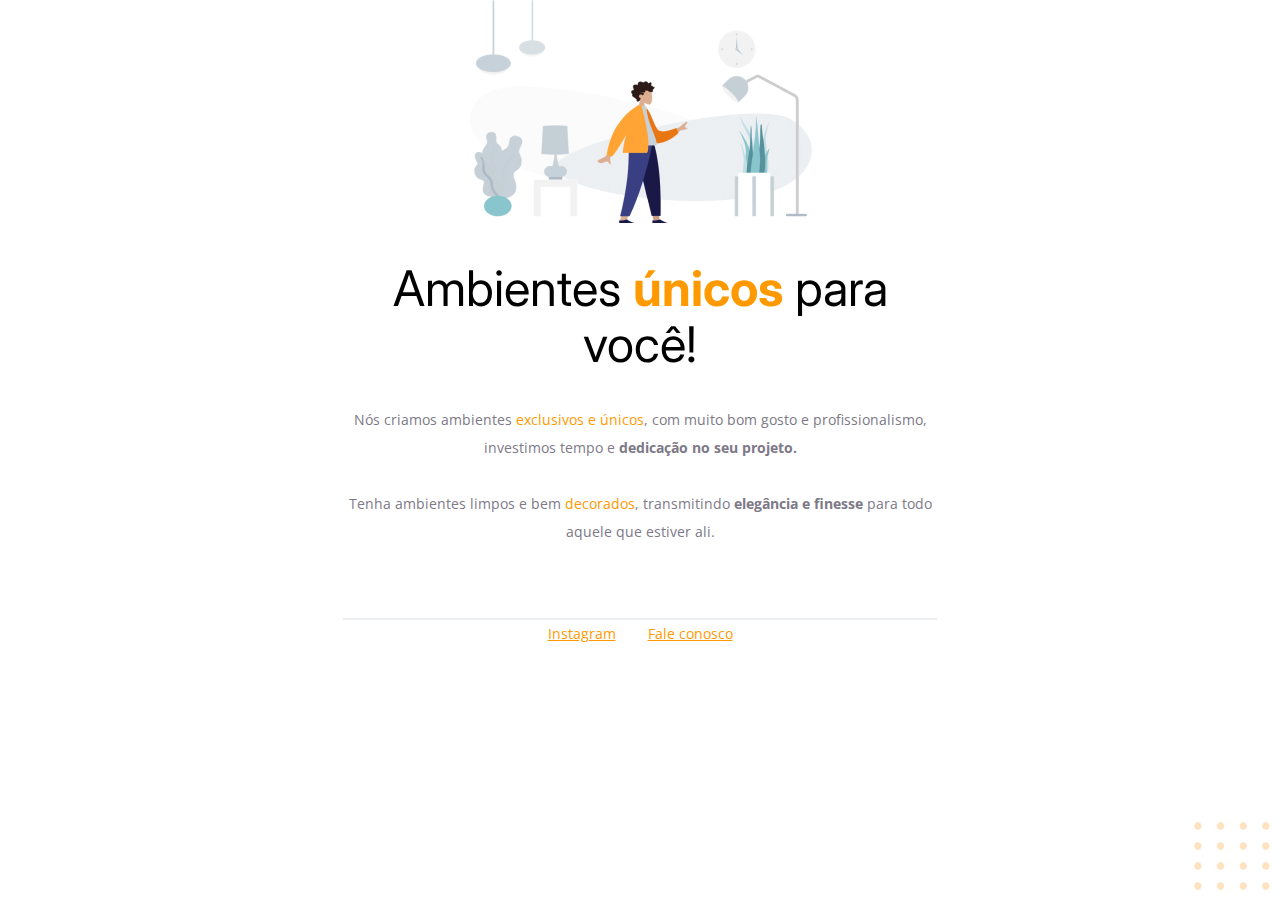
<file: Codigo do desafio - Fase 01/index.html>
<!-- Instrução que define o tipo do documento. -->
<!DOCTYPE html>
<html lang="pt-br">
  <!-- Tag <head> contém as instruções para a página -->
  <head>
    <link rel="preconnect" href="https://fonts.googleapis.com" />
    <link rel="preconnect" href="https://fonts.gstatic.com" crossorigin />
    <meta charset="UTF-8" />
    <meta name="viewport" content="width=device-width, initial-scale=1.0" />
    <title>Móveis customizados</title>

    <link
      href="https://fonts.googleapis.com/css2?family=Inter:wght@400;700&family=Open+Sans:wght@400;700&display=swap"
      rel="stylesheet"
    />

    <link rel="stylesheet" href="style.css" />
  </head>

  <!-- Tag <body> é o corpo do documento, onde tem as informações que serão mostradas. -->
  <body>
    <div id="hero">
      <img
        src="images/img1.jpg"
        alt="Desenho de uma pessoa vestindo uma camisa amarela em uma sala com Móveis"
      />
      <h1>Ambientes <span>únicos</span> para você!</h1>
      <p>
        Nós criamos ambientes <span>exclusivos e únicos</span>, 
        com muito bom gosto e profissionalismo, investimos tempo e
        <strong>dedicação no seu projeto.</strong>

        <br />
        <br />

        Tenha ambientes limpos e bem <span>decorados</span>, transmitindo
        <strong>elegância e finesse</strong>
        para todo aquele que estiver ali.
      </p>
    </div>

    

    <div id="footer">
      <div class="line"></div>
      <a target="_blank" href="https://instagram.com/moveisparavoce"
        >Instagram</a
      >
      <a href="mailto:contato@moveisparavoce.com">Fale conosco</a>
    </div>

    <img
      id="balls"
      src="images/balls.svg"
      alt="Bolinhas alaranjadas no canto inferior direito da tela"
    />
  </body>
</html>
</file>
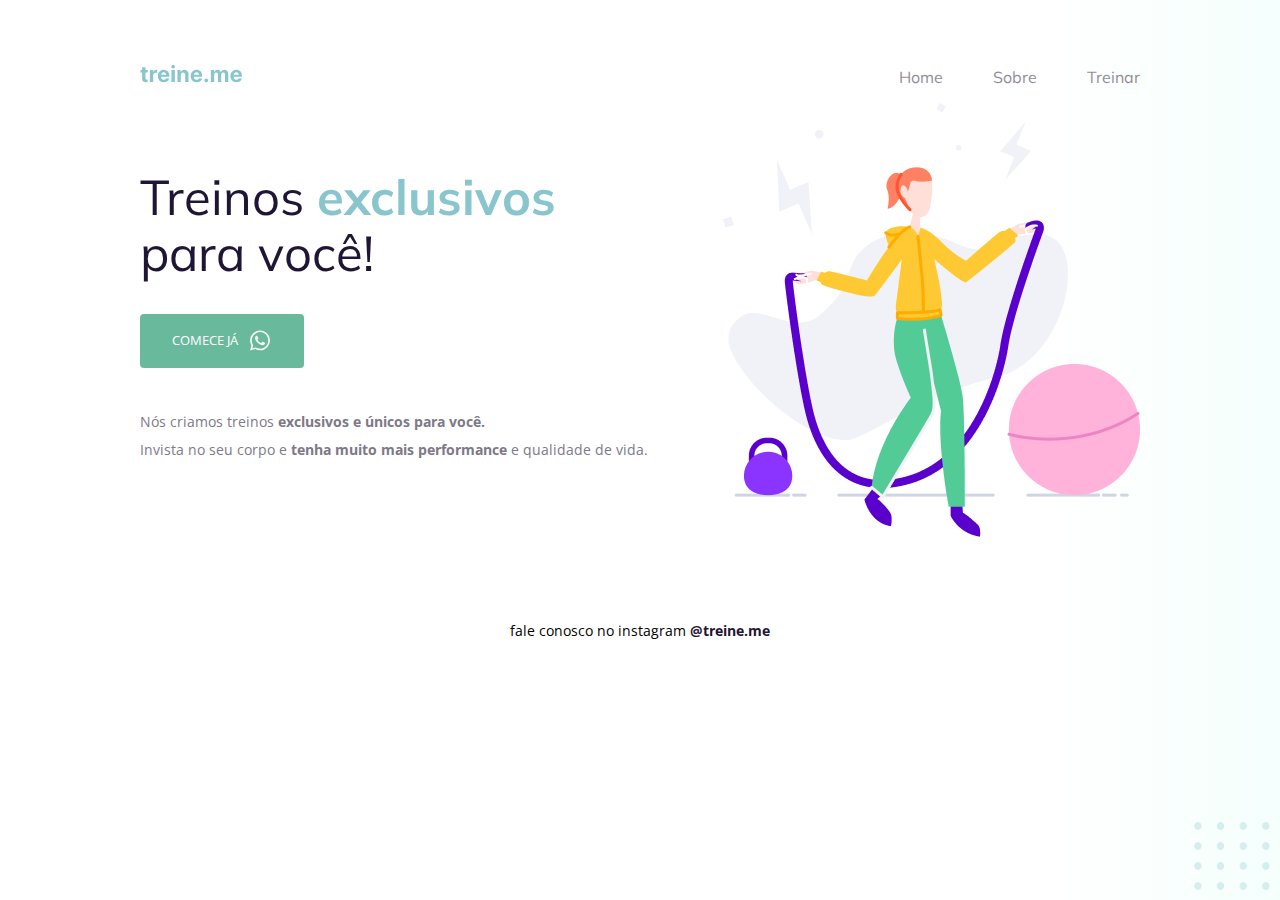
<file: Código do desafio - Fase 02/index.html>
<!DOCTYPE html>
<html lang="pt-br">
  <head>
    <link rel="preconnect" href="https://fonts.googleapis.com">
    <link rel="preconnect" href="https://fonts.gstatic.com" crossorigin>

    <meta charset="UTF-8" />
    <meta name="viewport" content="width=device-width, initial-scale=1.0" />
    <title>Treine me</title>

    <link href="https://fonts.googleapis.com/css2?family=Mulish:wght@400;700&family=Open+Sans:wght@400;700&display=swap" rel="stylesheet">

    <link rel="stylesheet" href="style.css">

  </head>
  <body>
    <div class="page">
      <nav>
          <a id="logo" href="#">
            <img src="images/logo.svg" alt="Treine.me" />
          </a>
          <ul>
            <li><a href="#"><span>Home</span></a></li>
            <li><a href="#">Sobre</a></li>
            <li><a href="#">Treinar</a></li>
          </ul>
      </nav>
      
      <main>
          <section>
            <h1>Treinos <span>exclusivos</span> para você!</h1>
            <button>
              Comece já
              <img src="images/whats.svg" alt="Ícone do whatsapp">
                
            </button>

            <p>
              Nós criamos treinos <strong>exclusivos e únicos para você.</strong></br>
              Invista no seu corpo e <strong>tenha muito mais performance</strong> e qualidade de vida.
            </p>

          </section>
          <img src="images/img.png" alt="Desenho de uma mulher pulando corta numa academia.">

      </main>

      <footer>
          fale conosco no instagram <a href="https://instagram.com/treineme" target="_blank">@treine.me</a>
      </footer>
    </div>

    <img id="balls" src="images/balls.svg" alt="Bolinhas decorativas verdes no canto inferior direito da página.">

  </body>
</html>
</file>
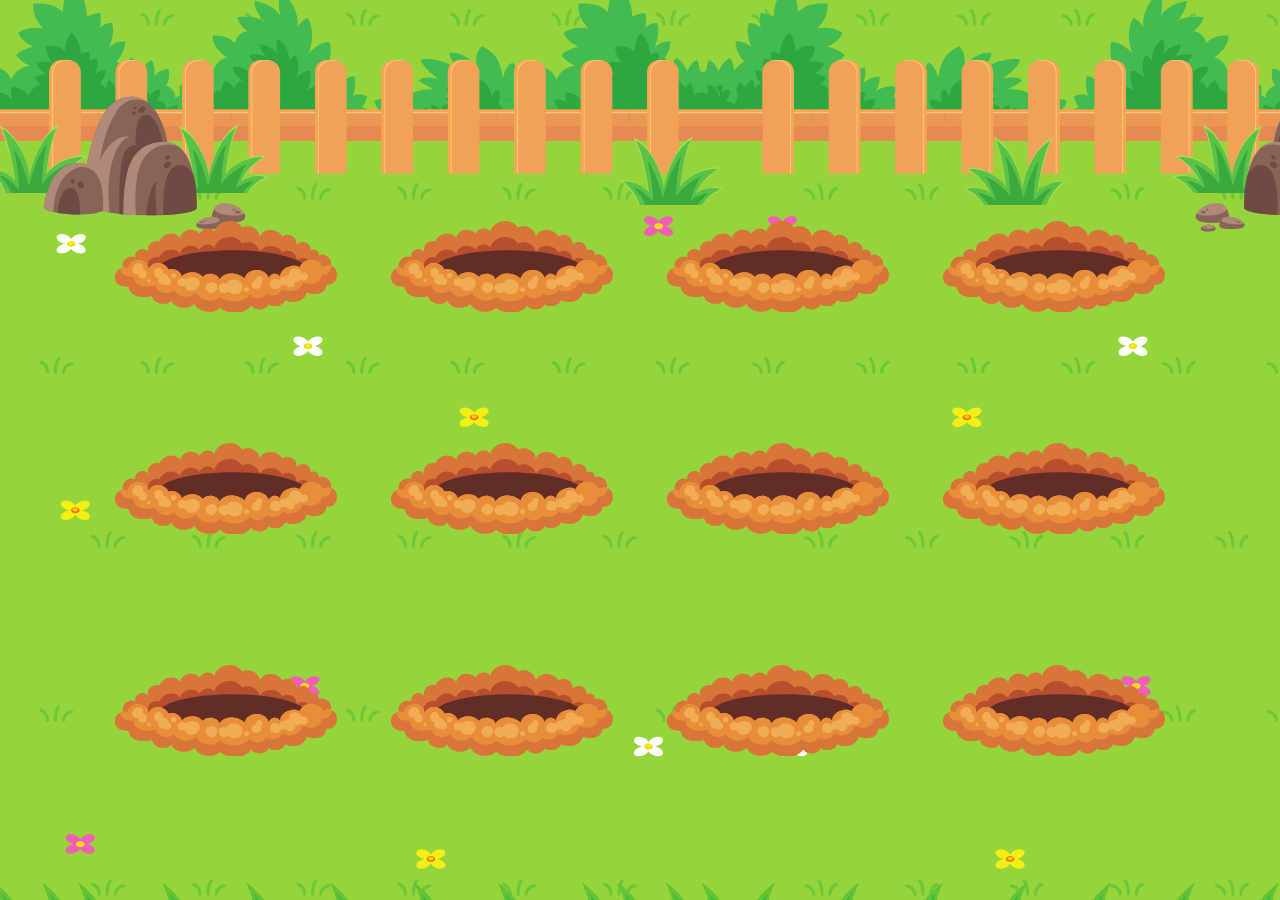
<file: Jardim das toupeiras/index.html>
<!DOCTYPE html>
<html lang="pt-br">
  <head>
    <meta charset="UTF-8" />
    <meta name="viewport" content="width=device-width, initial-scale=1.0" />
    <title>Jardim das Toupeiras</title>

    <link rel="stylesheet" href="style.css" />
  </head>
  <body>
    <div class="container">
      <div class="wrapper">
        <div></div>
        <div></div>
        <div></div>
        <div></div>
        <div></div>
        <div></div>
        <div></div>
        <div></div>
        <div></div>
        <div></div>
        <div></div>
        <div></div>
      </div>
    </div>
  </body>
</html>
</file>
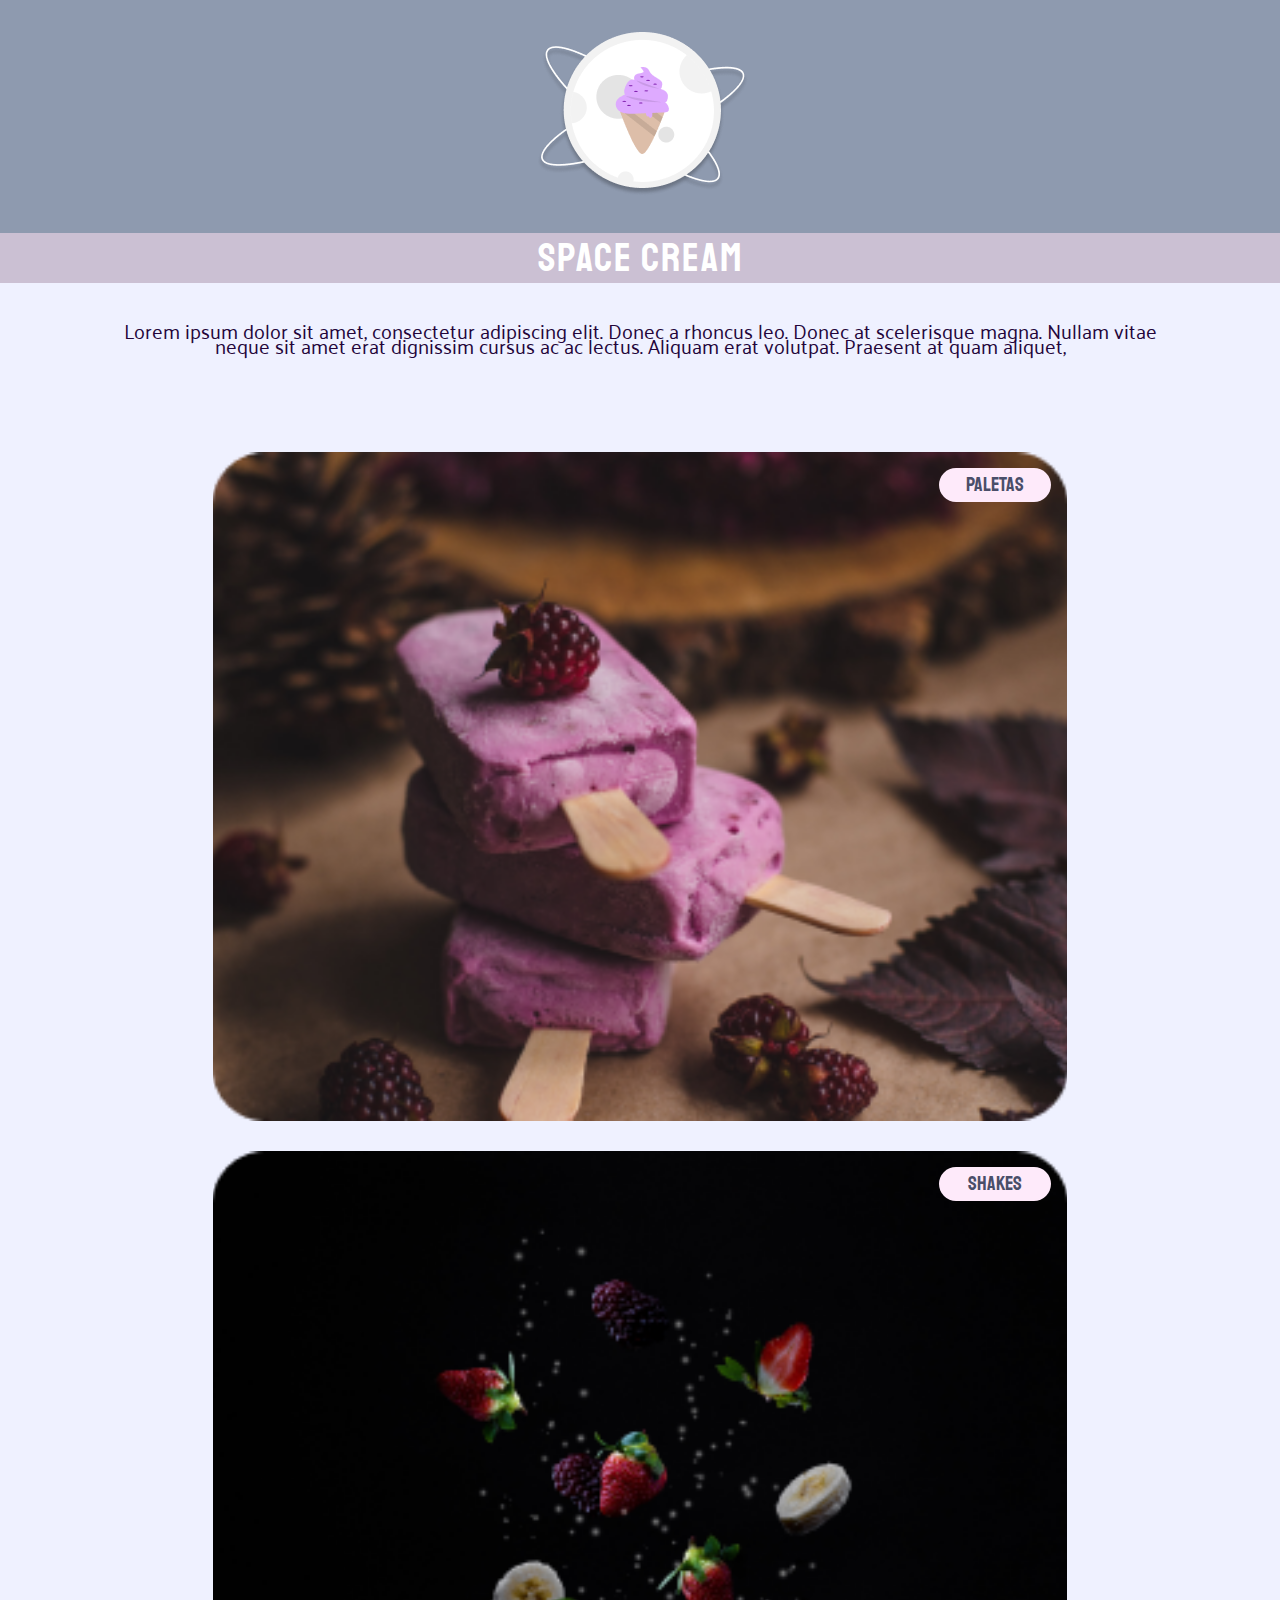
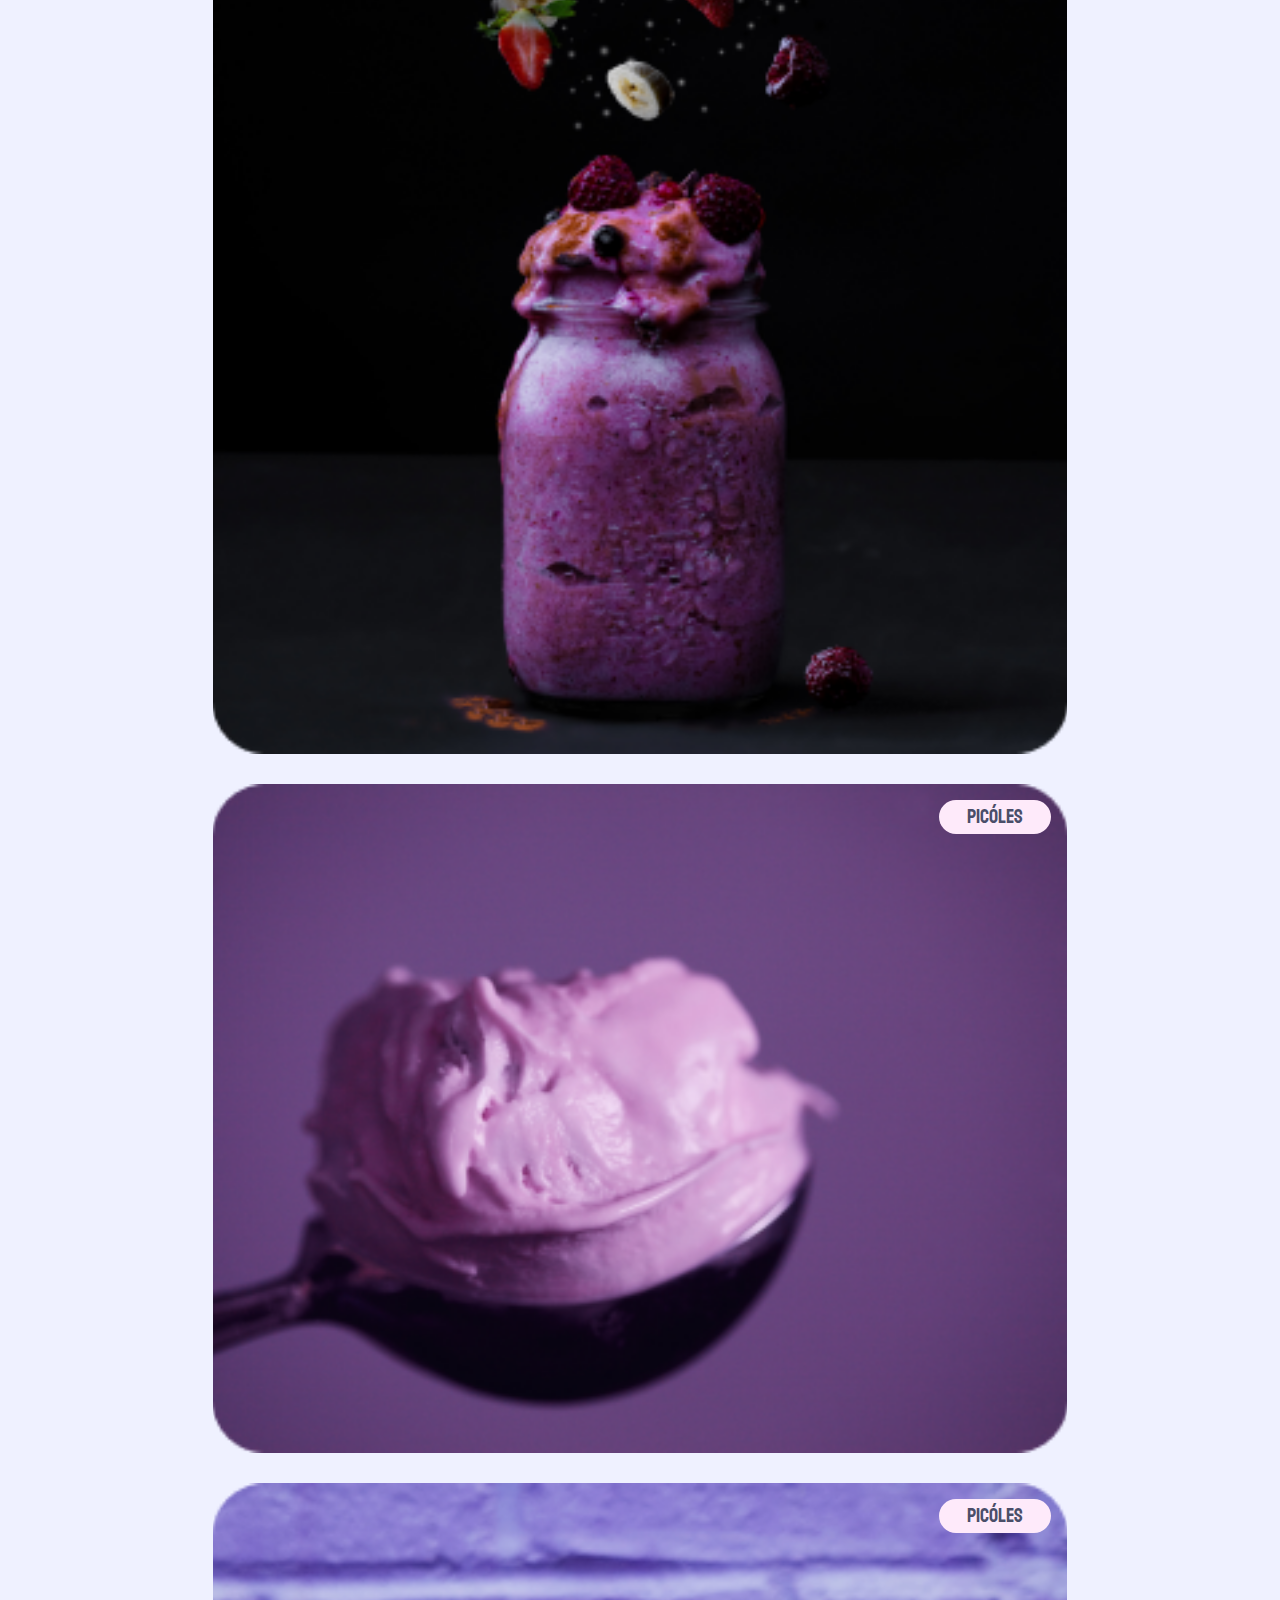
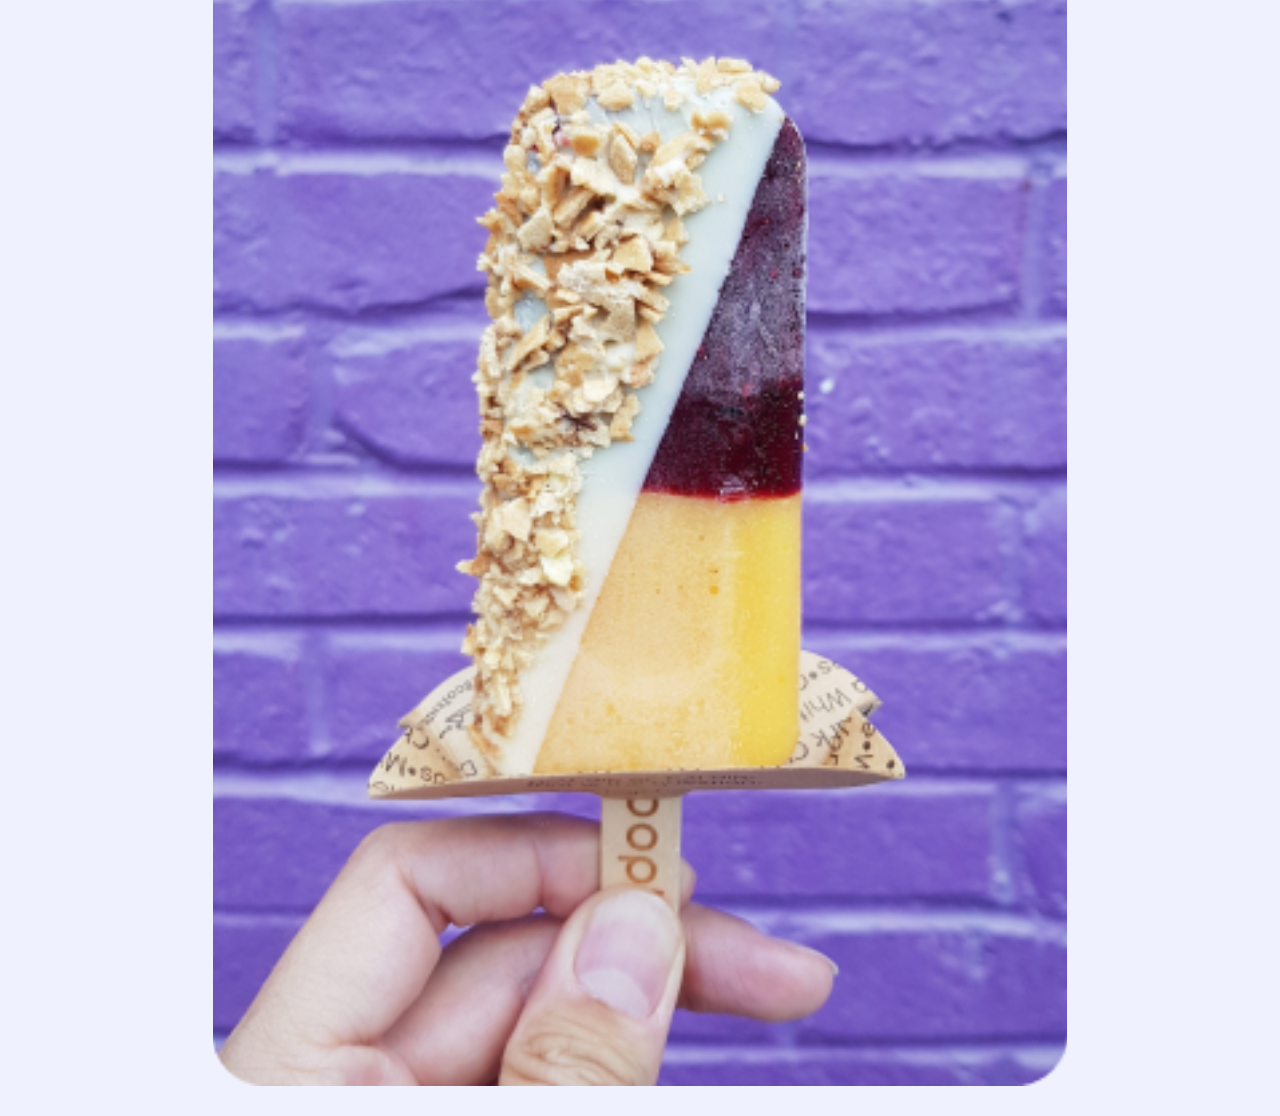
<file: Mobile first Spacecream - Stage 3/index.html>
<!DOCTYPE html>
<html lang="pt-br">
  <head>
    <link rel="preconnect" href="https://fonts.googleapis.com" />
    <link rel="preconnect" href="https://fonts.gstatic.com" crossorigin />

    <meta charset="UTF-8" />
    <meta name="viewport" content="width=device-width, initial-scale=1.0" />
    <title>Space Cream</title>

    <link rel="stylesheet" href="style.css" />

    <link
      href="https://fonts.googleapis.com/css2?family=Open+Sans&family=Palanquin&family=Roboto&family=Staatliches&display=swap"
      rel="stylesheet"
    />
  </head>
  <body>
    <div class="page">
      <header>
        <img
          class="logo"
          src="assets/logo 1.png"
          alt="Logo de um sorvete rosa em fundo branco"
        />

        <div>
          <h1>Space Cream</h1>
        </div>

        <p>
          Lorem ipsum dolor sit amet, consectetur adipiscing elit. Donec a
          rhoncus leo. Donec at scelerisque magna. Nullam vitae neque sit amet
          erat dignissim cursus ac ac lectus. Aliquam erat volutpat. Praesent at
          quam aliquet, pharetra est in, sagittis lorem.elit. Donec a rhoncus
          leo. Donec at scelerisque magna. Nullam vitae neque sit amet erat
          dignissim cursus ac ac lectus. Aliquam erat volutpat. Praesent at quam
          aliquet, pharetra est in, sagittis lorem.
        </p>
      </header>

      <main>
        <p>
          Lorem ipsum dolor sit amet, consectetur adipiscing elit. Donec a
          rhoncus leo. Donec at scelerisque magna. Nullam vitae neque sit amet
          erat dignissim cursus ac ac lectus. Aliquam erat volutpat. Praesent at
          quam aliquet,
        </p>
        <div class="container">
          <div class="card">
            <img src="assets/sorvete1.png" alt="" />
            <h2>Paletas</h2>
          </div>

          <div class="card">
            <img src="assets/sorvete2.png" alt="" />
            <h2>Shakes</h2>
          </div>

          <div class="card">
            <img src="assets/sorvete3.png" alt="" />
            <h2>Massas</h2>
          </div>

          <div class="card">
            <img src="assets/sorvete4.png" alt="" />
            <h2>Picóles</h2>
          </div>

          <div class="card">
            <img src="assets/sorvete3.png" alt="" />
            <h2>Picóles</h2>
          </div>

          <div class="card">
            <img src="assets/sorvete4.png" alt="" />
            <h2>Picóles</h2>
          </div>
        </div>

        <footer>
          fale concosco no instagram <span>@space_cream</span>
        </footer>
      </main>
    </div>
  </body>
</html>
</file>
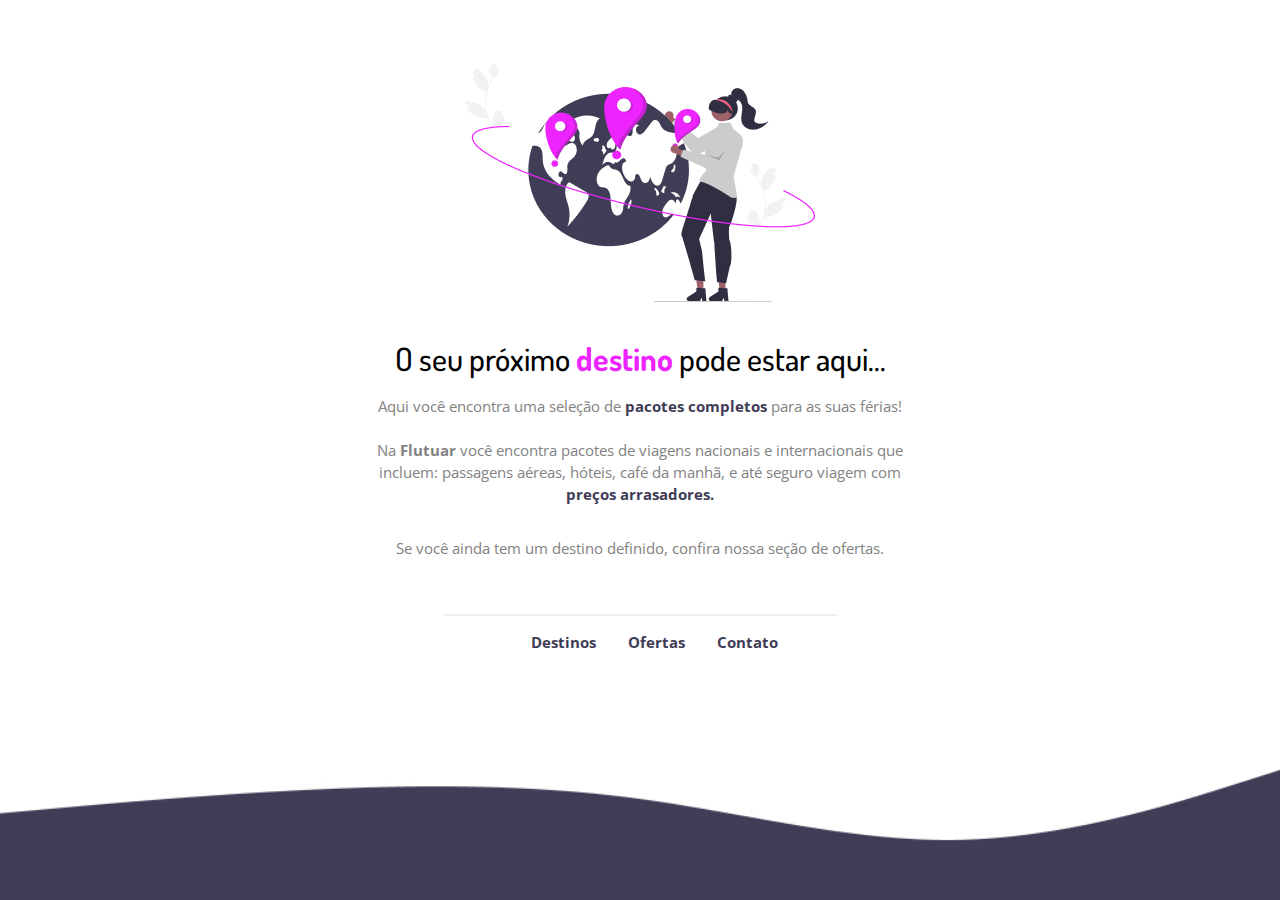
<file: Recriando layout - Extra Fase 01/index.html>
<!DOCTYPE html>
<html lang="en">
  <head>
    <meta charset="UTF-8" />
    <meta http-equiv="X-UA-Compatible" content="IE=edge" />
    <meta name="viewport" content="width=device-width, initial-scale=1.0" />

    <link rel="preconnect" href="https://fonts.googleapis.com" />
    <link rel="preconnect" href="https://fonts.gstatic.com" crossorigin />
    <link
      href="https://fonts.googleapis.com/css2?family=Dosis:wght@400;500;700&family=Open+Sans:wght@400;700&display=swap"
      rel="stylesheet"
    />
    <link rel="stylesheet" href="style.css" />
    <link rel="shortcut icon" href="assets/favicon.svg" type="image" />

    <title>Flutuar.com</title>
  </head>
  <body>
    <div class="container">
      <img
        src="assets/img1.jpg"
        alt="Desenho de uma mulher selecionando seu destino no globo terrestre"
      />

      <h1>O seu próximo <span>destino</span> pode estar aqui...</h1>

      <p>
        Aqui você encontra uma seleção de <span>pacotes completos</span> para as
        suas férias!

        <br /><br />

        Na <strong>Flutuar</strong> você encontra pacotes de viagens nacionais e
        internacionais que <br />
        incluem: passagens aéreas, hóteis, café da manhã, e até seguro viagem
        com <br />
        <span>preços arrasadores.</span>
      </p>

      <p>
        Se você ainda tem um destino definido, confira nossa seção de ofertas.
      </p>
    </div>

    <footer>
      <div id="line"></div>

      <span><a href="#" target="_blank">Destinos</a></span>
      <span><a href="#" target="_blank">Ofertas</a></span>
      <span><a href="#" target="_blank">Contato</a></span>

      <img
        src="assets/wave.jpg"
        alt="imagem de uma onda que vai no rodopé do site"
      />
    </footer>
  </body>
</html>
</file>
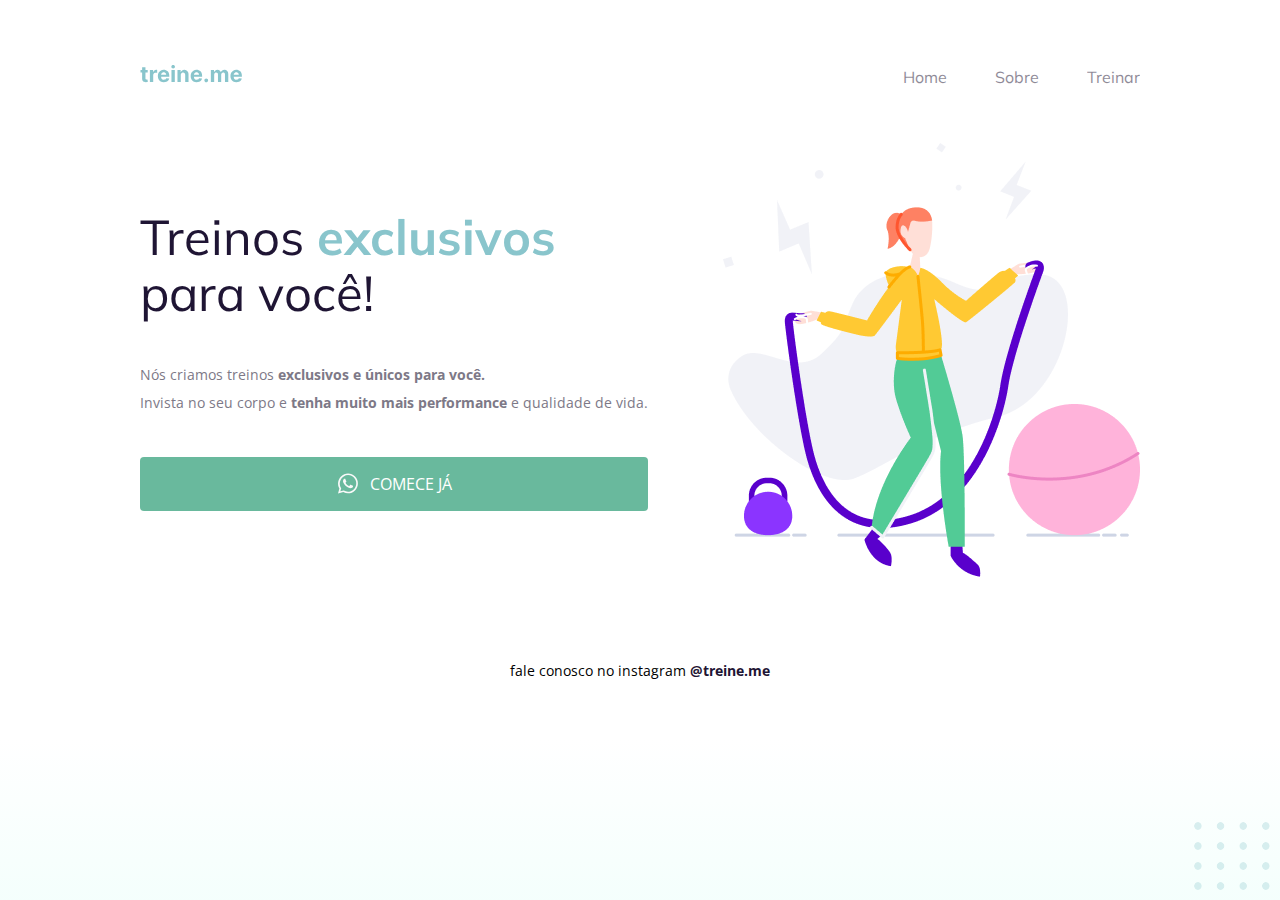
<file: Código do desafio - Acessibilidade/Desafio - Intermediário/index.html>
<!DOCTYPE html>
<html lang="pt-br">
  <head>
    <link rel="preconnect" href="https://fonts.googleapis.com">
    <link rel="preconnect" href="https://fonts.gstatic.com" crossorigin>

    <meta charset="UTF-8" />
    <meta name="viewport" content="width=device-width, initial-scale=1.0" />
    <title>Treine me</title>

    <link href="https://fonts.googleapis.com/css2?family=Mulish:wght@400;700&family=Open+Sans:wght@400;700&display=swap" rel="stylesheet">

    <link rel="stylesheet" href="style.css">

  </head>
  <body>
    <div class="page">
        <nav class="nav">
          <a id="logo" href="#">
            <img src="images/logo.svg" alt="Treine.me" />
          </a>
          <ul class="list">
            <li class="item"><a href="#">Home</a></li>
            <li class="item"><a href="#">Sobre</a></li>
            <li class="item"><a href="#">Treinar</a></li>
          </ul>
        </nav class="nav">
    
      <main class="main">
        <section>
          <div class="title">Treinos <span>exclusivos</span> para você!</div>

          <div class="subtitle">
            Nós criamos treinos <strong>exclusivos e únicos para você.</strong></br>
            Invista no seu corpo e <strong>tenha muito mais performance</strong> e qualidade de vida.
          </div>

          <div class="button">
              <img src="images/whats.svg" alt="Ícone do whatsapp">
              Comece já
          </div>

        </section>

        <img src="images/img.png" alt="Desenho de uma mulher pulando corta numa academia.">
      </main>
      <footer class="footer">
          fale conosco no instagram <a href="https://instagram.com/treineme" target="_blank">@treine.me</a>
      </footer>
    </div>

    <img id="balls" src="images/balls.svg" alt="Bolinhas decorativas verdes no canto inferior direito da página.">

  </body>
</html>
</file>
<file: Codigo do desafio - Fase 01/style.css>
body {
  font-family: "Open Sans", sans-serif;
  margin: 0;
  text-align: center;
}

#hero {
    width: 592px;
    margin: 0 auto 72px;
}

h1 {
  font-family: "Inter", sans-serif;
  font-size: 49px;
  line-height: 56px;
  font-weight: normal;
}

h1 span {
  font-weight: bold;

  margin-bottom: 32px;
}   

span, a {
  color: #ff9900;
}

p, #footer {
  color: #7d7987;
  font-size: 14px;
  line-height: 28px;
}

#footer a + a {
    margin-left: 28px;
}

.line {
  width: 592px;
  height: 0;
  margin: 0 auto;
  border: 1px solid #ECEFF2;
}

#balls {
    position: fixed;
    bottom: 0;
    right: 0;
}
</file>
<file: Código do desafio - Fase 02/style.css>
body {
    margin: 0;
  
    font-family: "Open Sans", sans-serif;
  
    background: linear-gradient(90deg, rgb(227, 255, 248, 0) 82.08%, rgb(227, 255, 248, 0.38) 100%);
  
    min-height: 100vh;
  }
  
  .page {
    width: 1000px;
    margin: 0 auto;
    padding-top: 65px;
  }
  
  nav {
    display: flex;
    justify-content: space-between;
    align-items: center;
  
    margin-bottom: 15px;
  }
  
  ul {
    display: flex;
    gap: 50px;
    list-style: none;
    margin: 0;
    padding: 0;
  }
  
  a {
    color: #1f1534;
    text-decoration: none;
  }
  
  ul li a {
      opacity: 0.5;
  }
  
  ul li a:hover {
    font-weight: bold;
    opacity: 1;
  }
  
  h1,
  ul {
    font-family: "Mulish", sans-serif;
  }
  
  h1 {
    font-size: 49px;
    line-height: 56px;
    color: #1f1534;
  
    font-weight: normal;
  
    width: 490px;
  }
  
  h1 span {
    color: #89c5cc;
    font-weight: bold;
  }
  
  main {
    display: flex;
    align-items: center;
    justify-content: space-between;
  }

  section p {
    font-size: 14px;
    line-height: 28px;
    color: #7d7987;
  
    margin: 40px 0;
  }
  
  button {
    color: white;
    font-family: "Open Sans", sans-serif;
    text-transform: uppercase;
  
    background: #69B99D;
    border: 0;
    padding: 14px 32px 15px;
  
    display: flex;
    justify-content: center;
    align-items: center;
    gap: 10px;
  
    border-radius: 4px;
  
    cursor: pointer;
  }
  
  button:hover {
      background: #4EA788;
  }
  
  footer {
    font-size: 14px;
    line-height: 28px;
  
    text-align: center;
  
    margin-top: 80px;
  }
  
  footer a {
    font-weight: bold;
  }
  
  #balls {
    position: fixed;
    bottom: 0;
    right: 0;
  }
</file>
<file: Jardim das toupeiras/style.css>
* {
    margin: 0;
    padding: 0;
    box-sizing: border-box;
}

body {
    background-image: url(assets/fundo.svg);;
}

.container {
    width: 1000px;
    height: 100vh;

    display: flex;
    justify-content: center;
    align-items: center;

    margin: 0 auto;
}

.wrapper {    
    display: grid;
    gap: 54px;
    grid-template-columns: 1fr 1fr 1fr 1fr;
}

.wrapper div{
    background-image: url(assets/toupeira6.svg);    
    
    width: 222px;
    height: 168px;
} 

.wrapper > div:nth-child(2) {
    animation: uptoup 4s 1.5s infinite;
}

.wrapper > div:nth-child(4) {
    animation: uptoup 2s 2.2s infinite;
}

.wrapper > div:nth-child(11) {
    animation: uptoup 4s 0.5s infinite;
}

.wrapper > div:nth-child(5) {
    animation: uptoup 4s 2.5s infinite;
}

.wrapper > div:nth-child(10) {
    animation: uptoup 3s 2s infinite;
}

@keyframes uptoup {
    0% {
        background-image: url(./assets/toupeira6.svg);
    }

    2% {
      background-image: url(./assets/toupeira1.svg);
    }

    4% {
      background-image: url(./assets/toupeira2.svg);
    }

    6% {
      background-image: url(./assets/toupeira3.svg);
    }

    20% {
      background-image: url(./assets/toupeira3.svg);
    }

    22% {
      background-image: url(./assets/toupeira2.svg);
    }
    24% {
      background-image: url(./assets/toupeira1.svg);
    }

    26% {
      background-image: url(./assets/toupeira6.svg);
    }

    100% {
      background-image: url(./assets/toupeira6.svg);
    }
}
</file>
<file: Mobile first Spacecream - Stage 3/style.css>
* {
    margin: 0;
    padding: 0;
    box-sizing: border-box;
}

:root {
    font-size: 62.5%;
}

body {
    background-color: #EFF1FF;

}

header {
    background-color: #8E9AAF;
    text-align: center;

    height: 27.9rem;
}

header h1 {
    font-family: 'Staatliches', cursive;
    font-weight: 400;
    font-size: 4rem;
    line-height: 3.4rem;

    letter-spacing: 0.05em;

    color: #FFFFFF;
}

header img {
    margin: 3.2rem auto;
    /* width: 13.7rem; */
}

header div {
    background-color: #CBC0D3 ;
    
    height: 5rem;

    display: flex;
    justify-content: center;
    align-items: center;
}

header p {
    display: none;

    width: 27.5rem;

    color: #FFF;
    font-family: 'Roboto', sans-serif;

    font-size: 2rem;
    line-height: 2.5rem;
}

main p {
    font-family: 'Palanquin', sans-serif;
    font-size: 2rem;
    line-height: 1.5rem;
    
    color: #23053A;
    margin: 14px 0 63px;
    
    padding: 0 84px
}

main {
    text-align: center;
    display: flex;

    flex-direction: column;

    justify-content: center;
    align-items: center;

    gap: 3.6rem;
    padding: 3rem;
}

.card {
    position: relative;
    width: 100%;
    height: 100%;
    
    margin: 0 auto;
}


.card img {
    object-fit: cover;
    width: 100%;
    height: 100%;
    border-radius: 8px;
    animation: topdown 700ms;
}

main h2 {
    font-family: 'Staatliches', cursive;
    font-weight: normal;
    font-size: 20px;
    line-height: 34px;

    color: #4A4E69;
    background: #FEEAFA;
    border-radius: 20px;

    position: absolute;
    top: 16px;
    right: 16px;

    width: 112px;

    animation: downtop 700ms;
}

.container {
    width: 70%;
    height: 70%;

    display: grid;

    margin: 0 auto;
    
    gap: 3rem;
}

.card:nth-child(4) {
    margin-bottom: 6rem;
}

main div:nth-child(3), main div:nth-child(4), footer {
    display: none;
}

@keyframes topdown{
    0% {
        opacity: 0;
        transform: translateY(-15px);
    }

    100% {
        opacity: 1;
        transform: translateY(0);
    }
}

@keyframes downtop{
    0% {
        opacity: 0;
        transform: translateY(15px);
    }

    100% {
        opacity: 1;
        transform: translateY(0);
    }
}

@media (min-width: 1300px) {
    .page {
        display: flex;
    }

    header {
        height: 100vh;
        width: 37.7rem;
    }

    header img {
        width: 214px;
    }

    header p {
        margin: 3.2rem 4.2rem;
        display: block;
    }
    
    main p {
        display: none;
    }

    .container {
        grid-template-areas:
        "C B E"
        "D B F"
        "D A F";
    }

    .container div:nth-child(1) {
        grid-area: A;
    }

    .container div:nth-child(2) {
        grid-area: B;
    }

    .container div:nth-child(3) {
        grid-area: C;
    }

    .container div:nth-child(4) {
        grid-area: D;
    }

    .container div:nth-child(5) {
        grid-area: E;
    }

    .container div:nth-child(6) {
        grid-area: F;
    }

    .container div:nth-child(3), main div:nth-child(4) {
        display: block;
    }

    footer {
        display: block;
    }

    footer p {
        font-size: 30px;
    }

}
</file>
<file: Recriando layout - Extra Fase 01/style.css>
*{
    margin: 0;
    padding: 0;
    border: border-box;
    text-decoration: none;
}

body {
    font-family: 'Open Sans', sans-serif;
    color: #828282;

    text-align: center;
    font-size: 15px;
}

.container {
    width: 626px;
    height: 486px;
    margin: 64px auto 0;
}

.container img {
    width: 350px;
    margin-bottom: 32px;
}

.container h1 {
    font-family: 'Dosis', sans-serif;
    font-size: 32px;
    font-weight: 500;
    margin-bottom: 16px;

    color: #000;
}

.container h1 span {
    color: #EE24FF;
}

.container p {
    line-height: 22px;
}

.container p:last-child {
    margin-top: 32px;
}

span, a {
    font-weight: bold;
    color: #3F3D56;
}

footer #line {
    margin: 64px auto 16px;
    width: 391px;
    border: solid 1px #ECEFF2;
}

footer .links {
    width: 200px;
    display: flex;
    justify-content: space-between;
}

footer a {
    margin-left: 28px;
}

footer img {
    position: fixed;
    width: 100%;
    bottom: 0;
    left: 0;
}
</file>
<file: Código do desafio - Acessibilidade/Desafio - Intermediário/style.css>
body {
  margin: 0;

  font-family: "Open Sans", sans-serif;

  background: linear-gradient(180deg, rgb(227, 255, 248, 0) 82.08%, rgb(227, 255, 248, 0.38) 100%);

  min-height: 100vh;
}

.page {
  width: 1000px;
  margin: 0 auto;
  padding-top: 65px;
}

.nav {
  display: flex;
  justify-content: space-between;
  align-items: center;

  margin-bottom: 55px;
}

.list {
  display: flex;
  gap: 48px;
  list-style: none;
  margin: 0;
  padding: 0;
}

a {
  color: #1f1534;
  text-decoration: none;
}

.list .item a {
    opacity: 0.5;
}

.list .item a:hover {
  font-weight: bold;
  opacity: 1;
}

.list,
.title {
  font-family: "Mulish", sans-serif;
}

.main {
  display: flex;
  align-items: center;
  justify-content: space-between;
}

.title {
  font-size: 49px;
  line-height: 56px;
  color: #1f1534;

  font-weight: normal;

  width: 490px;
}

.title span {
  color: #89c5cc;
  font-weight: bold;
}

.subtitle {
  font-size: 14px;
  line-height: 28px;
  color: #7d7987;

  margin: 40px 0;
}

.button {
  color: white;
  text-transform: uppercase;
  font-family: "Open Sans", sans-serif;

  background: #69B99D;
  border: 0;
  padding: 14px 32px 15px;

  display: flex;
  align-items: center;
  justify-content: center;
  gap: 10px;

  border-radius: 4px;

  cursor: pointer;
}

.footer {
  font-size: 14px;
  line-height: 28px;

  text-align: center;

  margin-top: 80px;
}

.footer a {
  font-weight: bold;
}

#balls {
    position: fixed;
    bottom: 0;
    right: 0;
}
</file>
